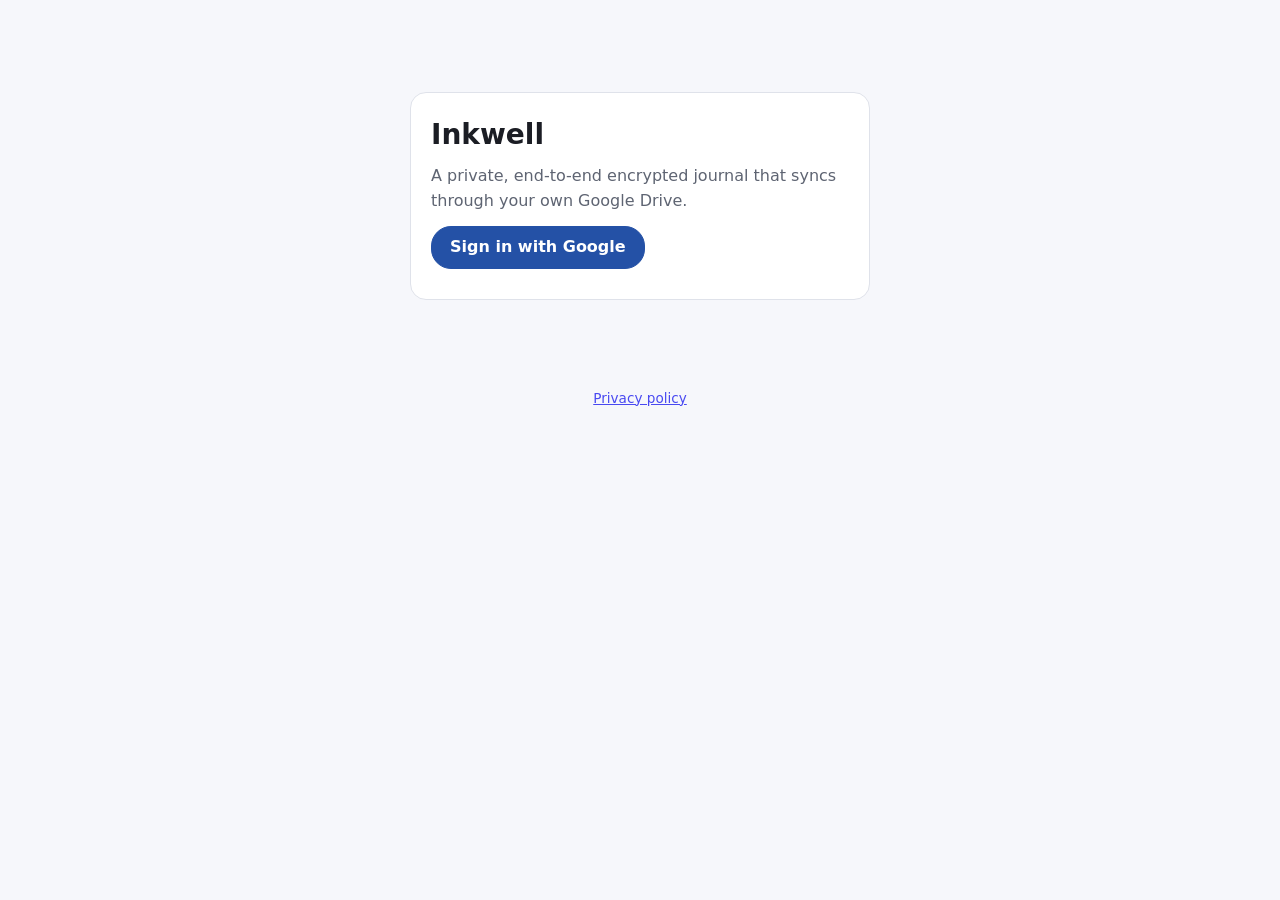
<file: index.html>
<!doctype html>
<html lang="en">
<head>
<meta charset="utf-8">
<meta name="viewport" content="width=device-width, initial-scale=1">
<meta name="color-scheme" content="light dark">
<title>Inkwell</title>
<link rel="stylesheet" href="styles.css">
</head>
<body>
<div id="demo-banner" class="banner" hidden>Demo mode &mdash; nothing is saved</div>
<main id="app" aria-live="polite"></main>
<footer style="text-align:center;padding:24px 16px;font-size:.85rem;opacity:.7"><a href="privacy.html">Privacy policy</a></footer>
<script type="module" src="app.js"></script>
</body>
</html>
</file>
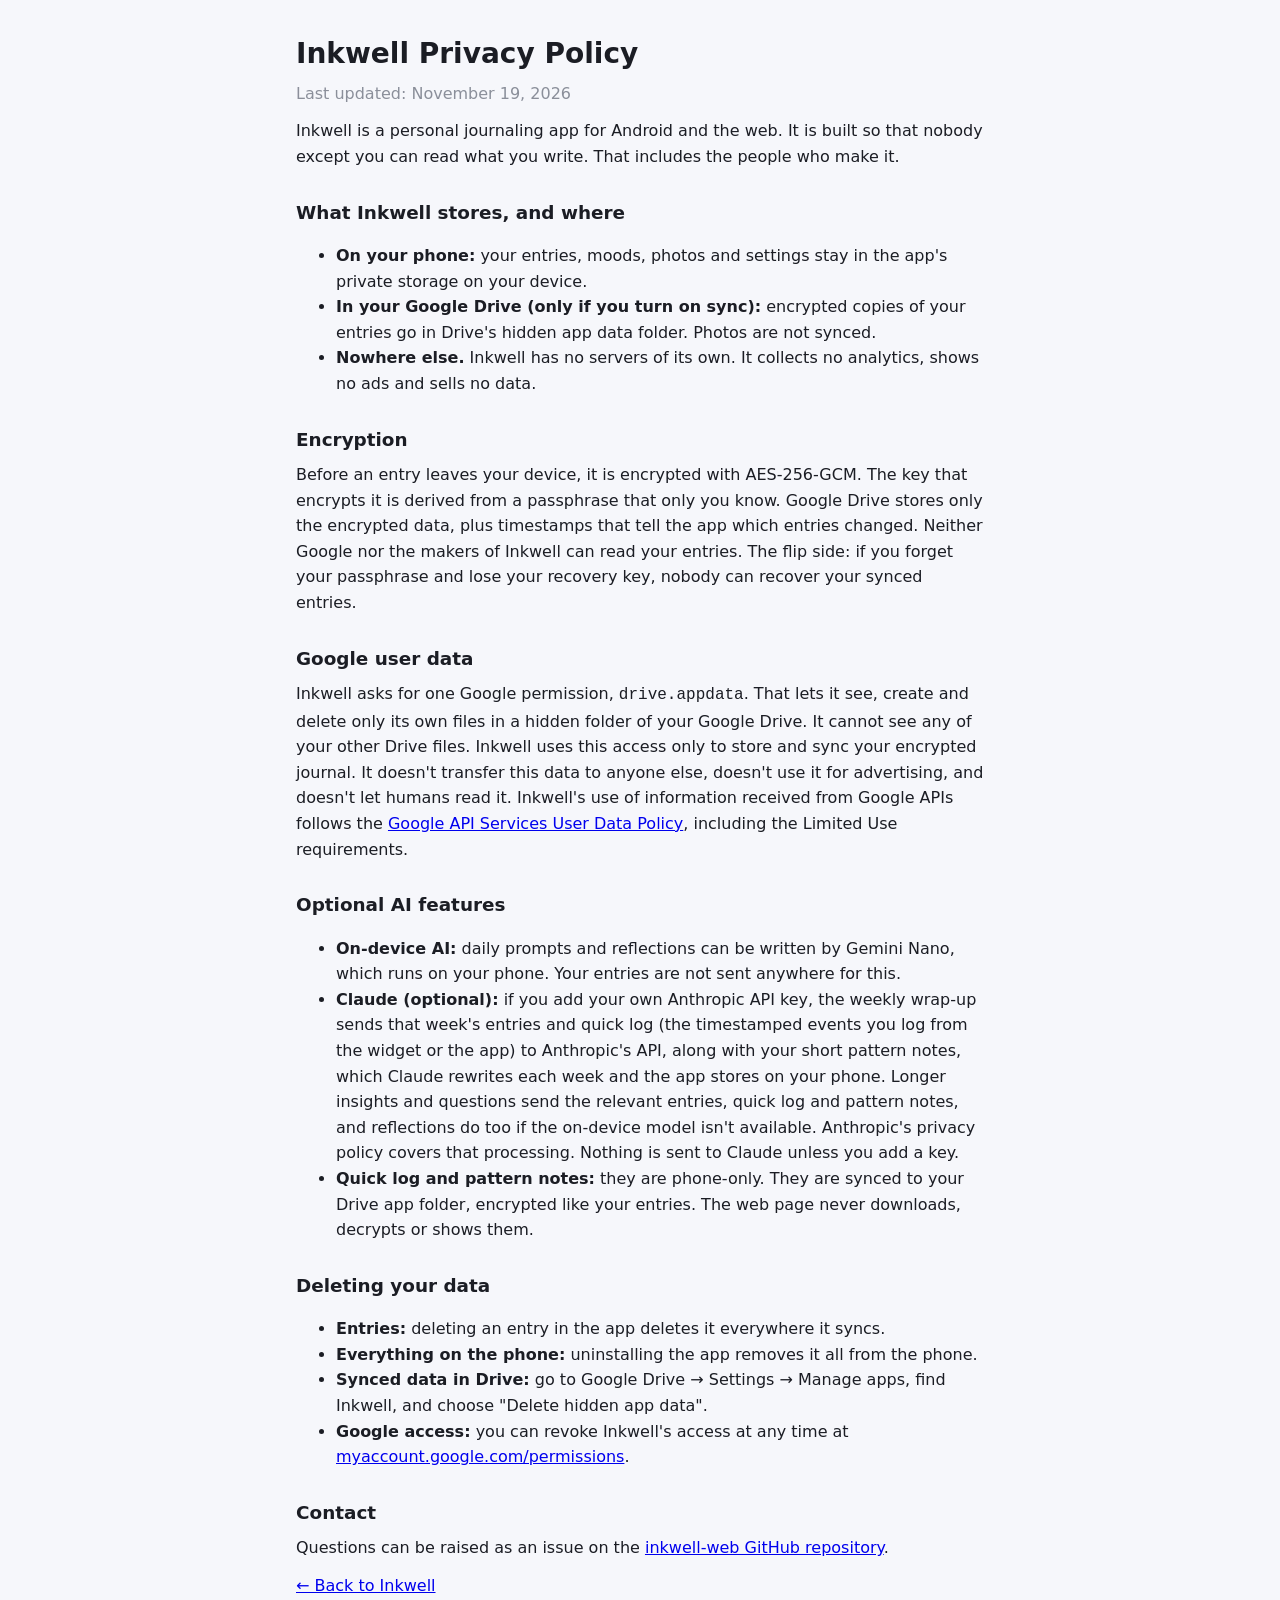
<file: privacy.html>
<!doctype html>
<html lang="en">
<head>
<meta charset="utf-8">
<meta name="viewport" content="width=device-width, initial-scale=1">
<title>Inkwell Privacy Policy</title>
<link rel="stylesheet" href="styles.css">
<style>
  .policy { max-width: 720px; margin: 0 auto; padding: 32px 16px 64px; line-height: 1.6; }
  .policy h1 { margin-bottom: 4px; }
  .policy h2 { margin-top: 28px; font-size: 1.15rem; }
  .policy .muted { opacity: .7; }
</style>
</head>
<body>
<main class="policy">
  <h1>Inkwell Privacy Policy</h1>
  <p class="muted">Last updated: November 19, 2026</p>

  <p>Inkwell is a personal journaling app for Android and the web. It is built so that nobody except you can read
    what you write. That includes the people who make it.</p>

  <h2>What Inkwell stores, and where</h2>
  <ul>
    <li><strong>On your phone:</strong> your entries, moods, photos and settings stay in the app's private storage on
      your device.</li>
    <li><strong>In your Google Drive (only if you turn on sync):</strong> encrypted copies of your entries go in
      Drive's hidden app data folder. Photos are not synced.</li>
    <li><strong>Nowhere else.</strong> Inkwell has no servers of its own. It collects no analytics, shows no ads and
      sells no data.</li>
  </ul>

  <h2>Encryption</h2>
  <p>Before an entry leaves your device, it is encrypted with AES-256-GCM. The key that encrypts it is derived from
    a passphrase that only you know. Google Drive stores only the encrypted data, plus timestamps that tell the app
    which entries changed. Neither Google nor the makers of Inkwell can read your entries. The flip side: if you
    forget your passphrase and lose your recovery key, nobody can recover your synced entries.</p>

  <h2>Google user data</h2>
  <p>Inkwell asks for one Google permission, <code>drive.appdata</code>. That lets it see, create and delete only its
    own files in a hidden folder of your Google Drive. It cannot see any of your other Drive files. Inkwell uses
    this access only to store and sync your encrypted journal. It doesn't transfer this data to anyone else, doesn't
    use it for advertising, and doesn't let humans read it.
    Inkwell's use of information received from Google APIs follows the
    <a href="https://developers.google.com/terms/api-services-user-data-policy">Google API Services User Data
    Policy</a>, including the Limited Use requirements.</p>

  <h2>Optional AI features</h2>
  <ul>
    <li><strong>On-device AI:</strong> daily prompts and reflections can be written by Gemini Nano, which runs on your
      phone. Your entries are not sent anywhere for this.</li>
    <li><strong>Claude (optional):</strong> if you add your own Anthropic API key, the weekly wrap-up sends that
      week's entries and quick log (the timestamped events you log from the widget or the app) to Anthropic's API, along with your short pattern notes, which Claude
      rewrites each week and the app stores on your phone. Longer insights and questions send the relevant entries,
      quick log and pattern notes, and reflections do too if the on-device model isn't available. Anthropic's privacy
      policy covers that processing. Nothing is sent to Claude unless you add a key.</li>
    <li><strong>Quick log and pattern notes:</strong> they are phone-only. They are synced to your Drive app folder, encrypted like your
      entries. The web page never downloads, decrypts or shows them.</li>
  </ul>

  <h2>Deleting your data</h2>
  <ul>
    <li><strong>Entries:</strong> deleting an entry in the app deletes it everywhere it syncs.</li>
    <li><strong>Everything on the phone:</strong> uninstalling the app removes it all from the phone.</li>
    <li><strong>Synced data in Drive:</strong> go to Google Drive → Settings → Manage apps, find Inkwell, and choose
      "Delete hidden app data".</li>
    <li><strong>Google access:</strong> you can revoke Inkwell's access at any time at
      <a href="https://myaccount.google.com/permissions">myaccount.google.com/permissions</a>.</li>
  </ul>

  <h2>Contact</h2>
  <p>Questions can be raised as an issue on the
    <a href="https://github.com/h0tt5auc3/inkwell-web/issues">inkwell-web GitHub repository</a>.</p>

  <p><a href="./">← Back to Inkwell</a></p>
</main>
</body>
</html>
</file>
<file: styles.css>
:root {
  --bg: #f6f7fb; --surface: #ffffff; --text: #1b1d24; --muted: #5e6472; --line: #dfe2ea;
  --accent: #2451a6; --on-accent: #ffffff; --tint: #e8eefb; --danger: #b3261e; --focus: #2451a6;
}
@media (prefers-color-scheme: dark) {
  :root {
    --bg: #12141a; --surface: #1c1f27; --text: #e6e8ee; --muted: #a2a8b6; --line: #2e323d;
    --accent: #8fb0f5; --on-accent: #0d1b3a; --tint: #232c42; --danger: #f2b8b5; --focus: #8fb0f5;
  }
}
* { box-sizing: border-box; }
html { -webkit-text-size-adjust: 100%; }
body {
  margin: 0; background: var(--bg); color: var(--text);
  font: 16px/1.55 system-ui, -apple-system, "Segoe UI", Roboto, "Helvetica Neue", Arial, sans-serif;
}
.banner { background: var(--tint); color: var(--text); text-align: center; font-size: 13px; padding: 6px 12px; }
main { max-width: 760px; margin: 0 auto; padding: 20px 16px 64px; }
h1 { font-size: 28px; margin: 0 0 8px; }
h2 { font-size: 20px; margin: 0 0 8px; }
p { margin: 0 0 12px; }
.muted { color: var(--muted); }
.card { background: var(--surface); border: 1px solid var(--line); border-radius: 16px; padding: 20px; margin-bottom: 16px; }
.center { max-width: 460px; margin: 8vh auto 0; }
button, input, textarea { font: inherit; color: inherit; }
button {
  min-height: 40px; padding: 8px 18px; border-radius: 20px; border: 1px solid var(--line);
  background: var(--surface); cursor: pointer;
}
button.primary { background: var(--accent); color: var(--on-accent); border-color: var(--accent); font-weight: 600; }
button.danger { color: var(--danger); }
button.link { border: 0; background: none; color: var(--accent); padding: 4px 0; min-height: 0; text-decoration: underline; border-radius: 4px; }
button:disabled { opacity: .5; cursor: default; }
:focus-visible { outline: 3px solid var(--focus); outline-offset: 2px; }
label { display: block; font-weight: 600; margin: 12px 0 4px; }
input[type=password], input[type=text], input[type=search] {
  width: 100%; padding: 10px 14px; border-radius: 12px; border: 1px solid var(--line);
  background: var(--bg);
}
.error { color: var(--danger); margin: 10px 0 0; }
.warn { border-left: 4px solid var(--danger); padding: 8px 12px; background: var(--tint); border-radius: 8px; margin: 12px 0; }
.row { display: flex; gap: 8px; align-items: center; flex-wrap: wrap; }
.row.end { justify-content: flex-end; }
.spacer { flex: 1; }
.checkrow { display: flex; gap: 10px; align-items: center; margin: 14px 0; font-weight: 400; }
.checkrow input { width: 20px; height: 20px; }
.recovery {
  font: 600 20px/1.6 ui-monospace, Consolas, Menlo, monospace; word-break: break-all; text-align: center;
  background: var(--tint); border-radius: 12px; padding: 16px; margin: 12px 0; user-select: all;
}
header.bar { display: flex; align-items: center; gap: 8px; flex-wrap: wrap; margin-bottom: 16px; }
header.bar h1 { margin: 0; flex: 1; font-size: 24px; }
.month { font-size: 13px; font-weight: 700; letter-spacing: .04em; text-transform: uppercase; color: var(--muted); margin: 24px 4px 8px; }
.entry {
  display: block; width: 100%; text-align: left; border-radius: 16px; padding: 14px 16px; margin-bottom: 8px;
  background: var(--surface); border: 1px solid var(--line);
}
.entry .meta { font-size: 13px; color: var(--muted); }
.entry .t { font-weight: 600; overflow-wrap: anywhere; }
.entry .snip {
  color: var(--muted); overflow-wrap: anywhere; display: -webkit-box; -webkit-line-clamp: 2;
  -webkit-box-orient: vertical; overflow: hidden;
}
.empty { text-align: center; padding: 40px 0; color: var(--muted); }
.moods { display: flex; gap: 6px; margin: 8px 0 12px; }
.moods button { font-size: 24px; width: 48px; padding: 0; border-radius: 16px; }
.moods button[aria-pressed=true] { background: var(--tint); border-color: var(--accent); }
.title-in { font-size: 22px; font-weight: 600; margin-bottom: 8px; }
textarea.body {
  display: block; width: 100%; min-height: 50vh; resize: none; overflow: hidden; border: 0; background: transparent;
  padding: 8px 2px; font-size: 18px; line-height: 1.7;
}
textarea.body:focus { outline: none; }
textarea.body.turn { min-height: 96px; }
.prompt { font-style: italic; color: var(--muted); margin: 4px 0 8px; }
.reflection { background: var(--tint); border-radius: 16px; padding: 14px 16px; margin: 16px 0 8px; white-space: pre-wrap; overflow-wrap: anywhere; }
.status { font-size: 13px; color: var(--muted); min-height: 20px; }
dialog { border: 1px solid var(--line); border-radius: 16px; background: var(--surface); color: var(--text); max-width: 380px; }
dialog::backdrop { background: rgba(0,0,0,.45); }
@media (max-width: 420px) { main { padding: 12px 12px 48px; } .recovery { font-size: 16px; } }
</file>
